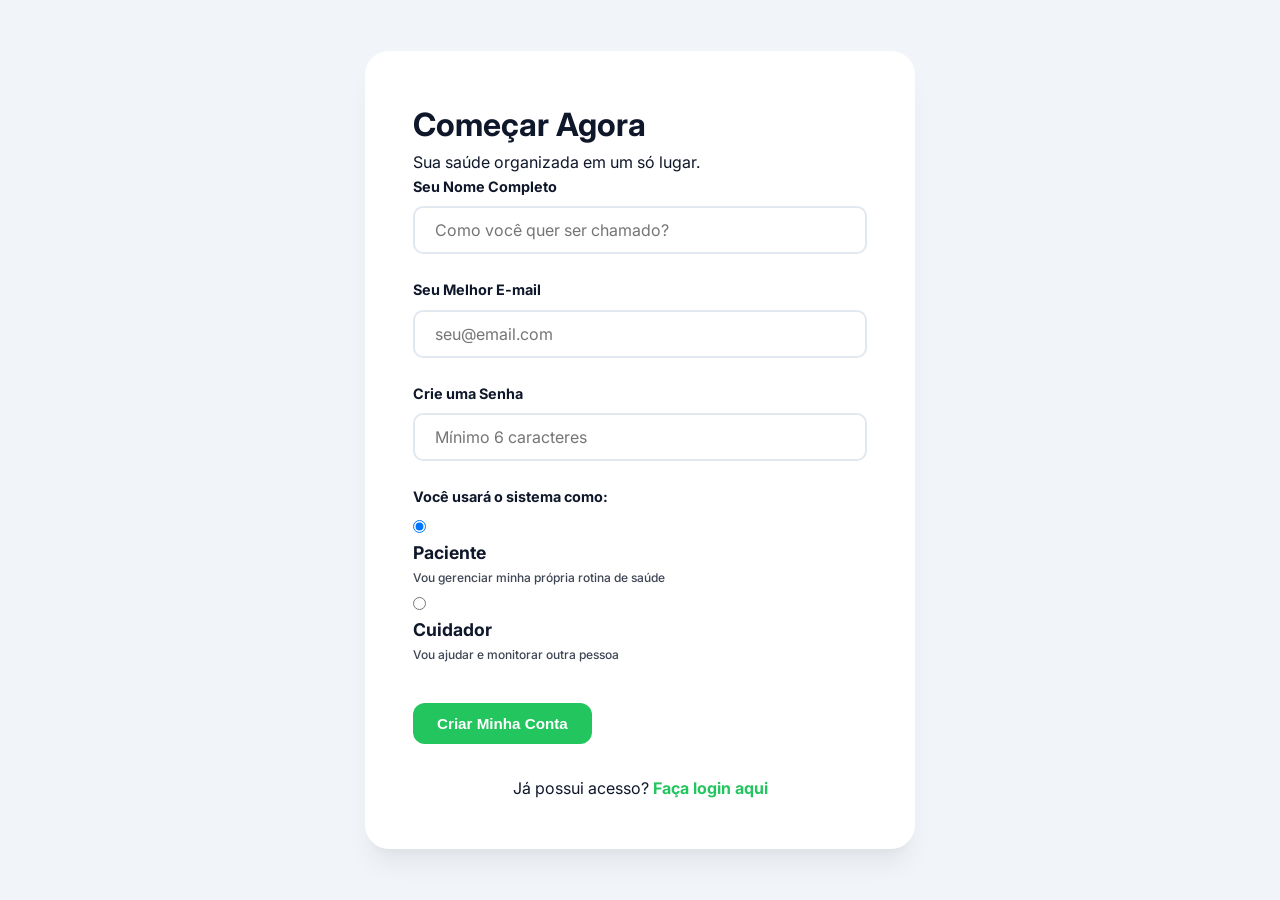
<file: index.html>
<!DOCTYPE html>
<html lang="pt-BR">
<head>
    <meta charset="UTF-8">
    <title>LembreMED - Carregando...</title>
    <script>
        const logged = localStorage.getItem('lembremed_logged');
        const user = JSON.parse(localStorage.getItem('lembremed_user'));

        if (!user) {
            window.location.href = 'pages/cadastro.html';
        } else if (logged !== 'true') {
            window.location.href = 'pages/login.html';
        } else if (user.role === 'paciente') {
            window.location.href = 'pages/paciente-view.html';
        } else {
            window.location.href = 'pages/inicio.html';
        }
    </script>
</head>
<body>
    <script src="db.js"></script>
    <script src="controller.js"></script>
</body>
</html>
</file>
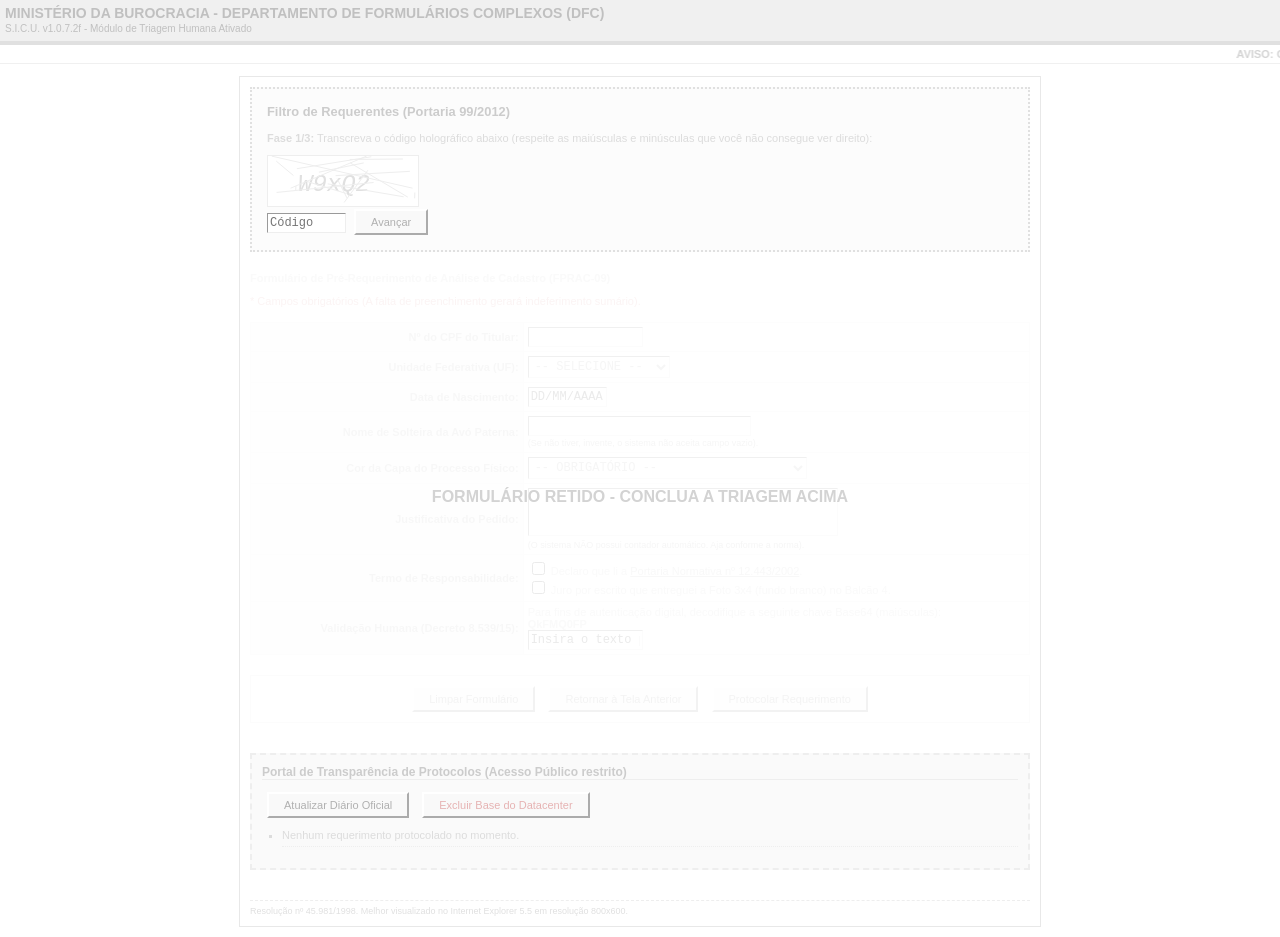
<file: birth-date-JG.html>
<!DOCTYPE html>
<html lang="pt-BR">
<head>
    <meta charset="UTF-8">
    <title>S.I.C.U. - Módulo de Acesso Cidadão</title>
    <style>
        body {
            background-color: #ffffff;
            font-family: Arial, Helvetica, sans-serif;
            font-size: 11px;
            color: #dcdcdc;
            margin: 0;
            padding: 0;
        }

        .header {
            background-color: #f0f0f0;
            color: #c0c0c0;
            padding: 5px;
            border-bottom: 4px solid #e0e0e0;
        }

        .header h1 {
            font-size: 14px;
            margin: 0;
            text-transform: uppercase;
        }

        marquee {
            background-color: #ffffff;
            color: #d3d3d3;
            font-weight: bold;
            padding: 3px;
            border-bottom: 1px solid #f0f0f0;
        }

        .container {
            width: 780px;
            margin: 10px auto;
            background-color: #ffffff;
            border: 1px solid #e8e8e8;
            padding: 10px;
            position: relative;
        }

        table { width: 100%; border-collapse: collapse; margin-top: 15px; }
        td { border: 1px solid #f5f5f5; padding: 4px; vertical-align: middle; }
        .label-bg { background-color: #fafafa; font-weight: bold; width: 35%; text-align: right; color: #cccccc; }

        input[type="text"], input[type="password"], select, textarea {
            font-family: "Courier New", Courier, monospace;
            font-size: 12px;
            border: 1px inset #eee;
            padding: 2px;
            color: #c0c0c0;
            background-color: #ffffff;
        }

        textarea { resize: none; }

        .botoes { text-align: center; margin-top: 20px; background-color: #ffffff; padding: 10px; border: 1px solid #eee; }
        
        button {
            background-color: #f9f9f9;
            border: 2px outset #fff;
            padding: 5px 15px;
            font-family: Arial;
            font-size: 11px;
            cursor: pointer;
            margin: 0 5px;
            color: #b0b0b0;
        }

        button:active { border: 2px inset #fff; }

        #modal-carregando {
            display: none; position: fixed; top: 40%; left: 40%; background: white;
            border: 2px solid #ccc; padding: 20px; text-align: center; font-weight: bold;
            box-shadow: 5px 5px 0px #eee; z-index: 1000; color: #d3d3d3;
        }

        .transparencia { margin-top: 30px; border: 2px dashed #eee; background-color: #fafafa; padding: 10px; }
        .transparencia h3 { margin-top: 0; color: #cccccc; font-size: 12px; border-bottom: 1px solid #eee; }
        ul { list-style-type: square; padding-left: 20px; }
        li { margin-bottom: 5px; border-bottom: 1px dotted #eee; padding-bottom: 5px; }
        .nota-rodape { font-size: 9px; color: #e0e0e0; margin-top: 30px; border-top: 1px dashed #eee; padding-top: 5px; }
        .destaque-inutil { color: #c0c0c0; font-size: 9px; }
        #erro-escondido { position: fixed; bottom: 2px; right: 5px; font-size: 8px; color: #8b0000; font-weight: normal; z-index: 9999; }

        /* ================= ESTILOS DOS CAPTCHAS ================= */
        #area-captchas {
            border: 2px dotted #e0e0e0;
            padding: 15px;
            margin-bottom: 20px;
            background-color: #fcfcfc;
        }

        .etapa-captcha { display: none; }
        .etapa-captcha.ativa { display: block; }

        /* Captcha 1 - Imagem */
        #canvas-captcha { border: 1px solid #eee; background-color: #fff; cursor: crosshair; }

        /* Captcha 2 - Drag & Drop */
        .drag-container { display: flex; justify-content: space-around; margin-top: 10px; }
        .draggable { 
            width: 80px; height: 30px; border: 1px solid #ccc; background-color: #f0f0f0; 
            text-align: center; line-height: 30px; cursor: grab; font-size: 10px; color: #a0a0a0;
        }
        .dropzone { 
            width: 90px; height: 40px; border: 1px dashed #bbb; background-color: #fff; 
            text-align: center; line-height: 40px; font-size: 9px; color: #e0e0e0;
        }
        
        /* Captcha 3 - Sequência */
        #grid-botoes {
            display: grid; grid-template-columns: repeat(3, 50px); gap: 5px; justify-content: center; margin-top: 10px;
        }
        .btn-seq { width: 50px; height: 50px; background-color: #f9f9f9; border: 1px solid #ddd; cursor: pointer; color: transparent;}
        .btn-seq:active { background-color: #e0e0e0; }

        /* Bloqueio do Formulário Principal */
        #form-bloqueado-overlay {
            position: absolute;
            top: 0; left: 0; width: 100%; height: 100%;
            background: rgba(255, 255, 255, 0.85);
            z-index: 50;
            display: flex;
            align-items: center;
            justify-content: center;
            color: #d3d3d3;
            font-size: 16px;
            font-weight: bold;
        }
        #container-form-principal { position: relative; }
    </style>
</head>
<body>

    <div class="header">
        <h1>Ministério da Burocracia - Departamento de Formulários Complexos (DFC)</h1>
        <p style="font-size: 10px; margin: 2px 0;">S.I.C.U. v1.0.7.2f - Módulo de Triagem Humana Ativado</p>
    </div>

    <marquee scrollamount="3">AVISO: O preenchimento com caneta azul no formulário digital invalida o requerimento. Para acessar o formulário, comprove sua existência carbônica nos 3 testes abaixo.</marquee>

    <div class="container">
        
        <div id="area-captchas">
            <h3 style="color:#cccccc; margin-top:0;">Filtro de Requerentes (Portaria 99/2012)</h3>
            
            <div id="captcha-fase1" class="etapa-captcha ativa">
                <p><strong>Fase 1/3:</strong> Transcreva o código holográfico abaixo (respeite as maiúsculas e minúsculas que você não consegue ver direito):</p>
                <canvas id="canvas-captcha" width="150" height="50"></canvas><br>
                <input type="text" id="input-cap1" size="10" placeholder="Código">
                <button type="button" onclick="verificarFase1()">Avançar</button>
            </div>

            <div id="captcha-fase2" class="etapa-captcha">
                <p><strong>Fase 2/3:</strong> Organize a mesa do servidor. Arraste os processos para as caixas de entrada corretas (mas preste atenção nas etiquetas rasgadas).</p>
                <div class="drag-container" id="origem-drag">
                    <div class="draggable" draggable="true" id="proc-a" ondragstart="drag(event)">Proc. 199/A</div>
                    <div class="draggable" draggable="true" id="proc-b" ondragstart="drag(event)">Proc. 042/X</div>
                    <div class="draggable" draggable="true" id="proc-c" ondragstart="drag(event)">Ofício S/N</div>
                </div>
                <div class="drag-container">
                    <div class="dropzone" id="drop-x" ondrop="drop(event)" ondragover="allowDrop(event)">Caixa X (Pendente)</div>
                    <div class="dropzone" id="drop-sn" ondrop="drop(event)" ondragover="allowDrop(event)">Gaveta (Ofícios)</div>
                    <div class="dropzone" id="drop-a" ondrop="drop(event)" ondragover="allowDrop(event)">Caixa A (Urgente)</div>
                </div>
                <br>
                <button type="button" onclick="verificarFase2()">Avançar</button>
            </div>

            <div id="captcha-fase3" class="etapa-captcha">
                <p><strong>Fase 3/3:</strong> O painel do elevador pifou. Pressione os terminais em branco na seguinte ordem técnica: Superior Direito, Central, Inferior Esquerdo e Central Direito. Um erro zera o painel.</p>
                <div id="grid-botoes">
                    </div>
                <br>
                <button type="button" onclick="verificarFase3()">Desbloquear Formulário</button>
            </div>
        </div>

        <div id="container-form-principal">
            <div id="form-bloqueado-overlay">FORMULÁRIO RETIDO - CONCLUA A TRIAGEM ACIMA</div>
            
            <p><strong>Formulário de Pré-Requerimento de Análise de Cadastro (FPRAC-09)</strong></p>
            <p style="color: #e6b3b3;">* Campos obrigatórios (A falta de preenchimento gerará indeferimento sumário).</p>

            <form id="form-governo" onsubmit="return false;">
                <table>
                    <tr>
                        <td class="label-bg">Nº do CPF do Titular:</td>
                        <td><input type="text" id="cpf" maxlength="11" size="15"></td>
                    </tr>
                    <tr>
                        <td class="label-bg">Unidade Federativa (UF):</td>
                        <td>
                            <select id="uf">
                                <option value="">-- SELECIONE --</option>
                                <option value="AC">Acre</option>
                                <option value="TO">Tocantins</option>
                                <option value="SP">São Paulo</option>
                                <option value="DF">Distrito Federal</option>
                            </select>
                        </td>
                    </tr>
                    <tr>
                        <td class="label-bg">Data de Nascimento:</td>
                        <td><input type="text" id="data-nascimento" size="10" placeholder="DD/MM/AAAA" maxlength="10"></td>
                    </tr>
                    <tr>
                        <td class="label-bg">Nome de Solteira da Avó Paterna:</td>
                        <td><input type="text" id="avo" size="30"> <br><span class="destaque-inutil">(Se não tiver, invente, o sistema não aceita campo vazio).</span></td>
                    </tr>
                    <tr>
                        <td class="label-bg">Cor da Capa do Processo Físico:</td>
                        <td>
                            <select id="cor-processo">
                                <option value="">-- OBRIGATÓRIO --</option>
                                <option value="pardo">Papel Pardo (Falta no almoxarifado)</option>
                                <option value="azul">Azul (Exclusivo para Diretoria)</option>
                                <option value="rosa">Rosa (Apenas às terças-feiras)</option>
                                <option value="verde">Verde</option>
                            </select>
                        </td>
                    </tr>
                    <tr>
                        <td class="label-bg">Justificativa do Pedido:</td>
                        <td>
                            <textarea id="justificativa" rows="3" cols="40"></textarea>
                            <br><span class="destaque-inutil">(O sistema NÃO possui contador automático. Aja conforme a norma).</span>
                        </td>
                    </tr>
                    <tr>
                        <td class="label-bg">Termo de Responsabilidade:</td>
                        <td>
                            <input type="checkbox" id="termo1"> Declaro que li a <a href="#" onclick="alert('Erro 404: Portaria revogada, mas ainda exigida.')" style="color:#d3d3d3;">Portaria Normativa nº 12.443/2002</a>.<br>
                            <input type="checkbox" id="termo2"> Juro por escrito que entreguei a Foto 3x4 (fundo branco) no Balcão 4.<br>
                        </td>
                    </tr>
                    <tr>
                        <td class="label-bg">Validação Humana (Decreto 8.539/15):</td>
                        <td>Para fins de autenticação digital, decodifique a seguinte chave Base64 (maiúsculas):<br>
                            <strong>QkFMQ0FP</strong> <br>
                            <input type="text" id="captcha" size="15" placeholder="Insira o texto puro">
                        </td>
                    </tr>
                </table>

                <div class="botoes">
                    <button type="button" onclick="limparTudo()">Limpar Formulário</button>
                    <button type="button" onclick="alert('Retorno de tela não autorizado pelo supervisor.')">Retornar à Tela Anterior</button>
                    <button type="button" onclick="validarBurocracia()">Protocolar Requerimento</button>
                </div>
            </form>
        </div>

        <div class="transparencia">
            <h3>Portal de Transparência de Protocolos (Acesso Público restrito)</h3>
            <button onclick="carregarRegistros()">Atualizar Diário Oficial</button>
            <button onclick="apagarTudo()" style="color: #e6b3b3;">Excluir Base do Datacenter</button>
            <ul id="lista-registros">
                <li>Nenhum dado carregado na memória RAM.</li>
            </ul>
        </div>

        <div class="nota-rodape">
            Resolução nº 45.981/1998. Melhor visualizado no Internet Explorer 5.5 em resolução 800x600.
        </div>
    </div>

    <div id="erro-escondido"></div>

    <div id="modal-carregando">
        Aguarde. Processando no mainframe central...<br>
        <img src="[data-uri]" alt="loading" style="margin-top: 10px;">
    </div>

    <script>
        // ================= LÓGICA DOS 3 CAPTCHAS INICIAIS =================

        // Fase 1: Canvas Distorcido
        const canvas = document.getElementById('canvas-captcha');
        const ctx = canvas.getContext('2d');
        const codigoFase1 = "W9xQ2";

        function desenharCaptcha() {
            ctx.fillStyle = "#fff"; ctx.fillRect(0, 0, 150, 50);
            ctx.font = "italic 24px Courier"; ctx.fillStyle = "#e0e0e0";
            ctx.fillText(codigoFase1, 30, 35);
            // Ruído por cima pra dificultar
            for(let i=0; i<15; i++) {
                ctx.beginPath(); ctx.moveTo(Math.random()*150, Math.random()*50);
                ctx.lineTo(Math.random()*150, Math.random()*50);
                ctx.strokeStyle = "#eee"; ctx.stroke();
            }
        }
        desenharCaptcha();

        function verificarFase1() {
            if(document.getElementById('input-cap1').value === codigoFase1) {
                document.getElementById('captcha-fase1').classList.remove('ativa');
                document.getElementById('captcha-fase2').classList.add('ativa');
                mostrarErro("");
            } else {
                mostrarErro("Fase 1: Transcrição inválida.");
                document.getElementById('input-cap1').value = "";
            }
        }

        // Fase 2: Drag and Drop
        function allowDrop(ev) { ev.preventDefault(); }
        function drag(ev) { ev.dataTransfer.setData("text", ev.target.id); }
        function drop(ev) {
            ev.preventDefault();
            const data = ev.dataTransfer.getData("text");
            // Só deixa soltar se for na dropzone (não soltar um dentro do outro)
            if(ev.target.className === "dropzone" && ev.target.children.length === 0) {
                ev.target.appendChild(document.getElementById(data));
            }
        }

        function verificarFase2() {
            const caixaX = document.getElementById('drop-x');
            const caixaSN = document.getElementById('drop-sn');
            const caixaA = document.getElementById('drop-a');

            // Validação propositalmente confusa baseada no ID dos itens arrastados
            if(caixaX.children[0]?.id === "proc-b" && 
               caixaSN.children[0]?.id === "proc-c" && 
               caixaA.children[0]?.id === "proc-a") {
                
                document.getElementById('captcha-fase2').classList.remove('ativa');
                document.getElementById('captcha-fase3').classList.add('ativa');
                mostrarErro("");
            } else {
                mostrarErro("Fase 2: Processos alocados na gaveta errada. Arquivo rejeitado.");
            }
        }

        // Fase 3: Sequência do Painel (Botões invisíveis/idênticos)
        const grid = document.getElementById('grid-botoes');
        const sequenciaCerta = [2, 4, 6, 5]; // SupDir(2), Cent(4), InfEsq(6), CentDir(5) em grid 3x3 (0 a 8)
        let sequenciaUsuario = [];

        for(let i=0; i<9; i++) {
            let btn = document.createElement('button');
            btn.className = "btn-seq";
            btn.innerText = i; // Texto invisível pelo CSS
            btn.onclick = () => {
                sequenciaUsuario.push(i);
                btn.style.backgroundColor = "#e8e8e8"; // Feedback minúsculo
                
                // Se o usuário já clicou 4 vezes, confere
                if(sequenciaUsuario.length === 4) {
                    setTimeout(() => {
                        let ok = true;
                        for(let j=0; j<4; j++) { if(sequenciaUsuario[j] !== sequenciaCerta[j]) ok = false; }
                        
                        if(ok) {
                            btn.style.backgroundColor = "#d0f0d0"; // Sucesso
                            mostrarErro("");
                        } else {
                            mostrarErro("Fase 3: Sequência do painel incorreta. Sistema reiniciado.");
                            sequenciaUsuario = [];
                            document.querySelectorAll('.btn-seq').forEach(b => b.style.backgroundColor = "#f9f9f9");
                        }
                    }, 200);
                }
            };
            grid.appendChild(btn);
        }

        function verificarFase3() {
            let ok = true;
            if(sequenciaUsuario.length !== 4) ok = false;
            for(let j=0; j<4; j++) { if(sequenciaUsuario[j] !== sequenciaCerta[j]) ok = false; }

            if(ok) {
                // SUCESSO! DESBLOQUEIA O FORMULÁRIO PRINCIPAL
                document.getElementById('form-bloqueado-overlay').style.display = 'none';
                document.getElementById('area-captchas').style.display = 'none';
                mostrarErro("");
                tempoInicio = Date.now(); // Reseta o tempo só agora que liberou
            } else {
                mostrarErro("Fase 3: Complete a sequência antes de desbloquear.");
            }
        }

        // ================= EVENTOS IRRITANTES DO FORMULÁRIO (TEM CERTEZA?) =================
        const cpfInput = document.getElementById('cpf');
        const dataNascInput = document.getElementById('data-nascimento');

        cpfInput.addEventListener('input', (e) => {
            if (e.inputType !== 'deleteContentBackward' && e.target.value.length > 0) {
                if (!confirm("Tem certeza que esse número pertence ao seu CPF?")) {
                    e.target.value = e.target.value.slice(0, -1);
                }
            }
        });

        dataNascInput.addEventListener('input', (e) => {
            if (e.inputType !== 'deleteContentBackward' && e.target.value.length > 0) {
                let msg = "Tem certeza?";
                const len = e.target.value.replace(/\D/g, '').length;
                if (len <= 2) msg = "Deseja confirmar o dia?";
                else if (len <= 4) msg = "Você realmente nasceu nesse mês?";
                else msg = "Tem certeza sobre este ano?";

                if (!confirm(msg)) e.target.value = e.target.value.slice(0, -1);
            }
        });

        // ================= CONFIGURAÇÃO DO BANCO E TIMEOUT =================
        let db;
        let tentativas = 0;
        let tempoInicio = Date.now();

        const requestDB = indexedDB.open('SistemaBurocraticoDB', 2); 
        requestDB.onupgradeneeded = (e) => {
            db = e.target.result;
            if (!db.objectStoreNames.contains('requerimentos')) {
                db.createObjectStore('requerimentos', { keyPath: 'protocolo' });
            }
        };
        requestDB.onsuccess = (e) => { db = e.target.result; carregarRegistros(); };

        let tempoSessao = 180; // Aumentei um pouco porque os captchas demoram
        setInterval(() => {
            tempoSessao--;
            if(tempoSessao <= 0 && document.body.innerHTML.indexOf("SISTEMA INDISPONÍVEL") === -1) {
                document.getElementById('erro-escondido').innerText = ""; 
                alert("Sessão Expirada. Erro SESS-9002.");
                document.body.innerHTML = "<h2 style='text-align:center; margin-top:50px; color:#c0c0c0;'>SISTEMA INDISPONÍVEL - SESSÃO ENCERRADA</h2>";
            }
        }, 1000);

        function mostrarErro(mensagem) { document.getElementById('erro-escondido').innerText = mensagem; }

        function limparTudo() {
            if(confirm("Deseja realmente apagar todos os dados que você demorou para digitar?")) {
                document.getElementById('form-governo').reset();
                mostrarErro("");
            }
        }

        // ================= VALIDAÇÃO FINAL E SALVAMENTO =================
        function validarBurocracia() {
            tentativas++; 
            mostrarErro(""); 
            
            const cpf = document.getElementById('cpf').value;
            const uf = document.getElementById('uf').value;
            const dataNasc = document.getElementById('data-nascimento').value;
            const avo = document.getElementById('avo').value;
            const corProcesso = document.getElementById('cor-processo').value;
            const justificativa = document.getElementById('justificativa').value;
            const termo1 = document.getElementById('termo1').checked;
            const termo2 = document.getElementById('termo2').checked;
            const captcha = document.getElementById('captcha').value;

            if(cpf.length === 0 || dataNasc.length === 0) { mostrarErro("Erro 0x8891A: Campo obrigatório não preenchido."); return; }
            if(uf === "") { mostrarErro("Por favor, selecione uma UF válida."); return; }
            if(avo.trim().length < 3) { mostrarErro("Nome de Solteira da Avó Paterna inválido."); return; }
            if(corProcesso !== "verde") { mostrarErro("A cor do processo não é permitida para seu nível hierárquico."); return; }
            if(justificativa.length < 50) { mostrarErro("Caracteres insuficientes."); return; }
            if(!termo1 || !termo2) { mostrarErro("Obrigatório aceitar termos e confirmar entrega física."); return; }
            if(captcha !== "BALCAO") { 
                mostrarErro("Falha na autenticação criptográfica.");
                document.getElementById('captcha').value = ""; return; 
            }

            document.getElementById('modal-carregando').style.display = 'block';
            
            setTimeout(() => {
                document.getElementById('modal-carregando').style.display = 'none';
                salvarNoBanco(cpf, uf, dataNasc, avo);
            }, 4000); 
        }

        function salvarNoBanco(cpf, uf, dataNasc, avo) {
            const tempoGasto = Math.floor((Date.now() - tempoInicio) / 1000);
            const registro = {
                protocolo: Date.now(),
                cpf: cpf, uf: uf, dataNascimento: dataNasc, avo: avo,
                tentativas: tentativas, tempoGastoSegundos: tempoGasto,
                dataInclusao: new Date().toLocaleString()
            };

            const tx = db.transaction('requerimentos', 'readwrite');
            const store = tx.objectStore('requerimentos');
            store.add(registro);

            tx.oncomplete = () => {
                alert(`Sucesso Parcial. Protocolo gerado: ${registro.protocolo}. Por favor, imprima esta tela, assine em três vias e reconheça firma em cartório.`);
                document.getElementById('form-governo').reset();
                tentativas = 0; tempoInicio = Date.now(); tempoSessao = 180; 
                carregarRegistros();
            };
            tx.onerror = () => { mostrarErro("Erro ao gravar no Datacenter (Carimbo digital sem tinta)."); };
        }

        function carregarRegistros() {
            if(!db) return;
            const lista = document.getElementById('lista-registros');
            lista.innerHTML = '';
            const tx = db.transaction('requerimentos', 'readonly');
            const store = tx.objectStore('requerimentos');
            const request = store.getAll();

            request.onsuccess = () => {
                const dados = request.result;
                if(dados.length === 0) { lista.innerHTML = '<li>Nenhum requerimento protocolado no momento.</li>'; return; }
                dados.forEach(req => {
                    const li = document.createElement('li');
                    li.innerHTML = `<strong>Prot:</strong> ${req.protocolo} | <strong>CPF:</strong> ${req.cpf} | <strong>UF:</strong> ${req.uf} <br>
                    <span style='font-size: 10px; color: #d3d3d3;'>Avó Paterna: ${req.avo} | Tentativas: ${req.tentativas} | Tempo: ${req.tempoGastoSegundos}s | Registrado: ${req.dataInclusao}</span>`;
                    lista.appendChild(li);
                });
            };
        }

        function apagarTudo() {
            if(!confirm("Atenção Servidor: Deseja realizar um DROP TABLE na base de requerimentos? Esta ação é irreversível e exige memorando prévio.")) return;
            const tx = db.transaction('requerimentos', 'readwrite');
            const store = tx.objectStore('requerimentos');
            store.clear();
            tx.oncomplete = () => {
                alert("Base de dados limpa com sucesso. Todos os requerimentos foram incinerados.");
                carregarRegistros();
            };
        }
    </script>
</body>
</html>
</file>
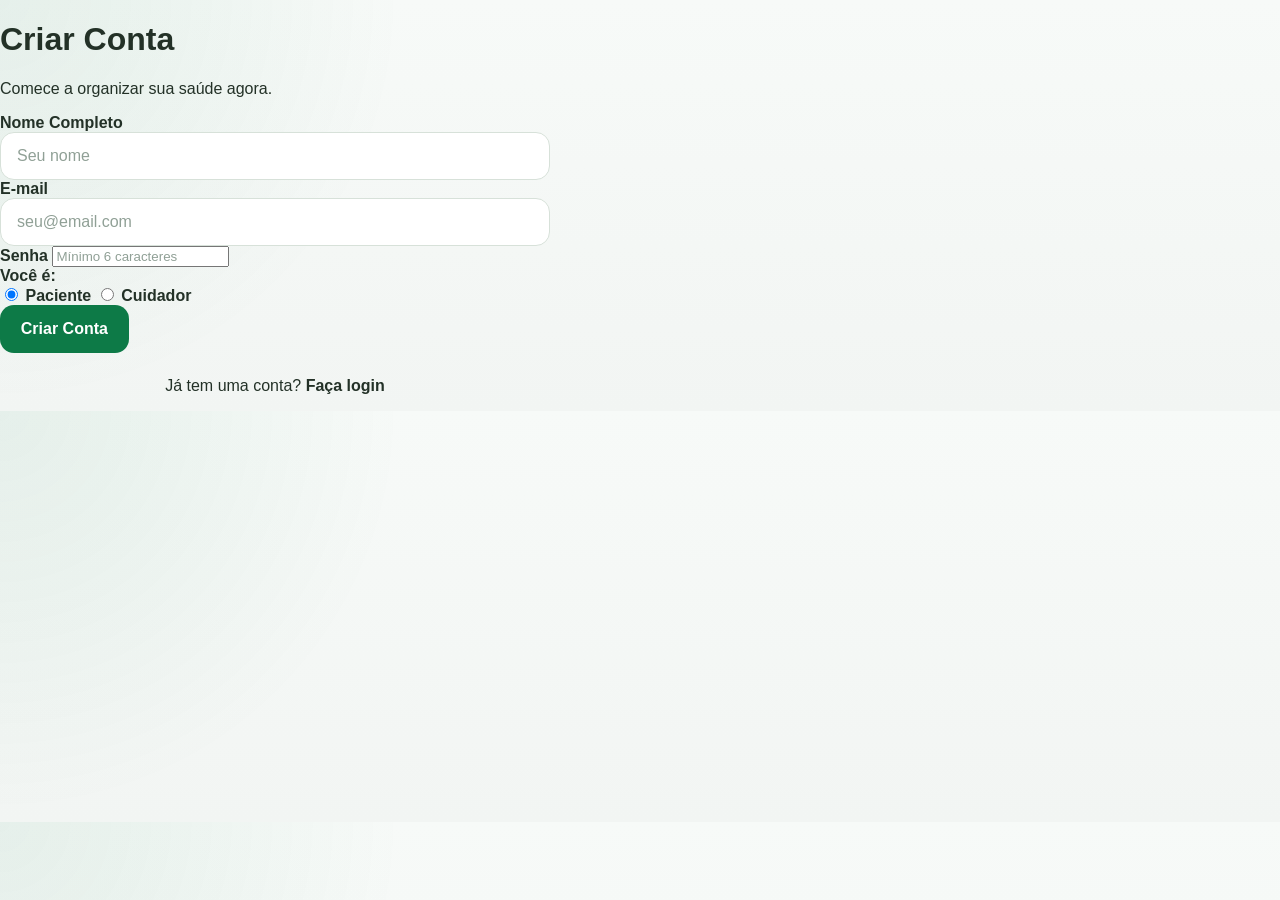
<file: cadastro.html>
<!DOCTYPE html>
<html lang="pt-BR">
<head>
    <meta charset="UTF-8">
    <meta name="viewport" content="width=device-width, initial-scale=1.0">
    <title>Cadastro - LembreMED</title>
    <link rel="stylesheet" href="style.css">
    <link href="https://fonts.googleapis.com/css2?family=Inter:wght@400;600;700;800&display=swap" rel="stylesheet">
</head>
<body class="auth-page">
    <div class="auth-card animate-fade" style="max-width: 550px;">
        <div class="auth-header">
            <h1>Criar Conta</h1>
            <p>Comece a organizar sua saúde agora.</p>
        </div>

        <form id="signupForm">
            <div class="form-group">
                <label for="nome">Nome Completo</label>
                <input type="text" id="nome" class="form-control" placeholder="Seu nome" required>
            </div>

            <div class="form-group">
                <label for="email">E-mail</label>
                <input type="email" id="email" class="form-control" placeholder="seu@email.com" required>
            </div>

            <div class="form-group">
                <label for="password">Senha</label>
                <input type="password" id="password" class="form-control" placeholder="Mínimo 6 caracteres" minlength="6" required>
            </div>

            <div class="form-group">
                <label>Você é:</label>
                <div class="role-group">
                    <label class="role-box">
                        <input type="radio" name="role" value="paciente" checked>
                        <span>Paciente</span>
                    </label>
                    <label class="role-box">
                        <input type="radio" name="role" value="cuidador">
                        <span>Cuidador</span>
                    </label>
                </div>
            </div>

            <button type="submit" class="btn btn-primary btn-large">Criar Conta</button>
        </form>

        <div class="auth-footer" style="text-align: center; margin-top: 1.5rem;">
            <p>Já tem uma conta? <a href="login.html" style="color: var(--primary); font-weight: 600; text-decoration: none;">Faça login</a></p>
        </div>
    </div>

    <script>
        document.getElementById('signupForm').addEventListener('submit', (e) => {
            e.preventDefault();
            
            const nome = document.getElementById('nome').value;
            const email = document.getElementById('email').value;
            const role = document.querySelector('input[name="role"]:checked').value;
            
            const user = { nome, email, role };
            localStorage.setItem('lembremed_user', JSON.stringify(user));
            localStorage.setItem('lembremed_logged', 'true');
            
            // Initialize storage keys if they don't exist
            if (!localStorage.getItem('lembremed_meds')) {
                localStorage.setItem('lembremed_meds', JSON.stringify([]));
            }
            if (!localStorage.getItem('lembremed_patients')) {
                localStorage.setItem('lembremed_patients', JSON.stringify([
                    { name: 'Exemplo: José Silva', condition: 'Hipertensão', adherence: 85 }
                ]));
            }
            
            window.location.href = 'index.html';
        });
    </script>
</body>
</html>
</file>
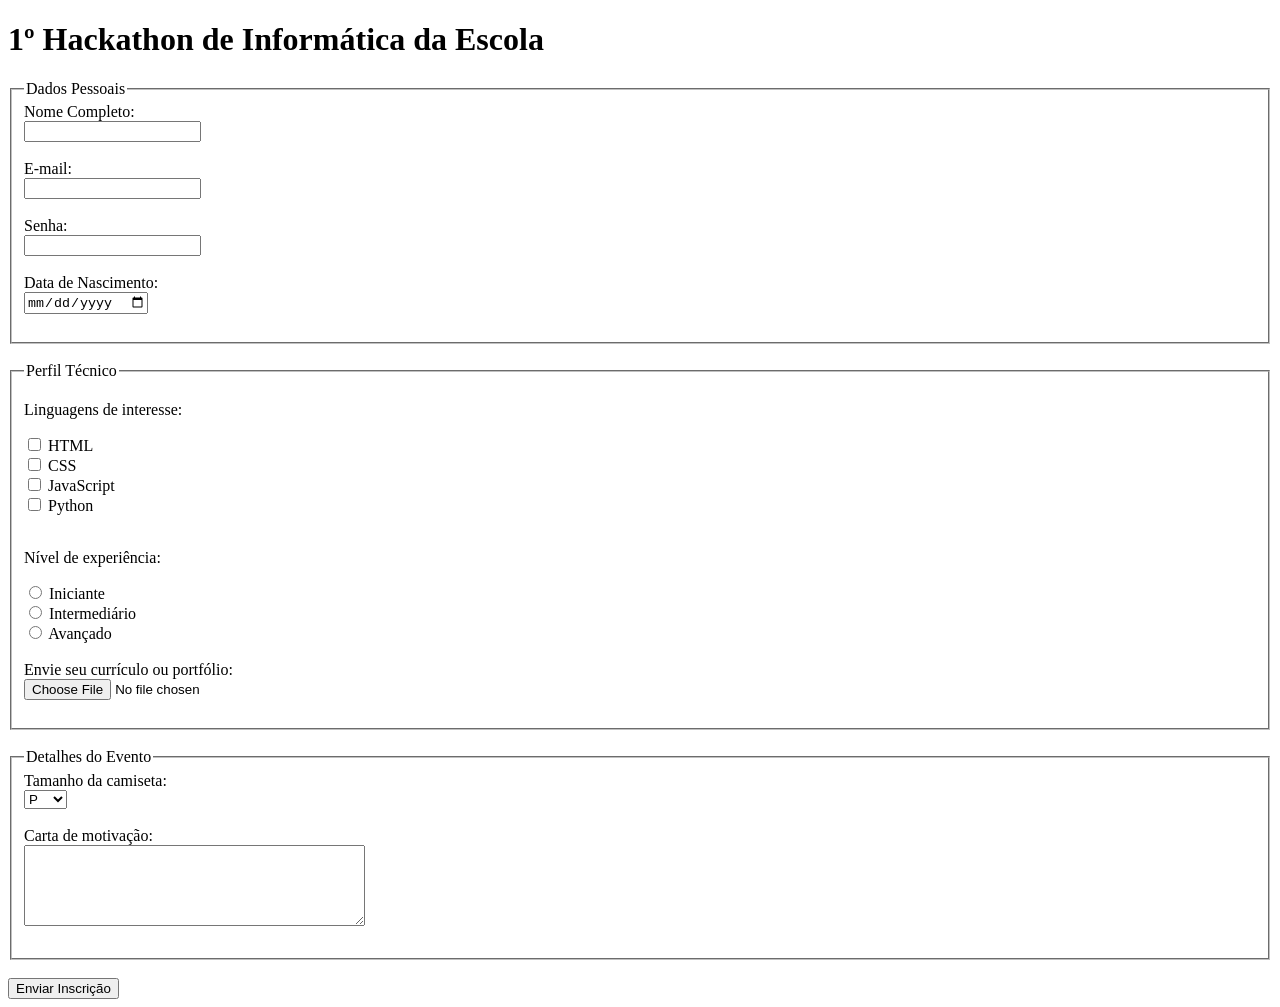
<file: inscricao.html>
<!DOCTYPE html>
<html lang="pt-BR">
<head>
    <meta charset="UTF-8">
    <title>Inscrição - Hackathon</title>
</head>
<body>

    <h1>1º Hackathon de Informática da Escola</h1>

    <form action="#" method="post">

        <!-- Bloco 1: Dados Pessoais -->
        <fieldset>
            <legend>Dados Pessoais</legend>

            <label for="nome">Nome Completo:</label><br>
            <input type="text" id="nome" name="nome" required><br><br>

            <label for="email">E-mail:</label><br>
            <input type="email" id="email" name="email" required><br><br>

            <label for="senha">Senha:</label><br>
            <input type="password" id="senha" name="senha" required><br><br>

            <label for="nascimento">Data de Nascimento:</label><br>
            <input type="date" id="nascimento" name="nascimento" required><br><br>
        </fieldset>

        <br>

        <!-- Bloco 2: Perfil Técnico -->
        <fieldset>
            <legend>Perfil Técnico</legend>

            <p>Linguagens de interesse:</p>
            <input type="checkbox" id="html" name="linguagens" value="HTML">
            <label for="html">HTML</label><br>

            <input type="checkbox" id="css" name="linguagens" value="CSS">
            <label for="css">CSS</label><br>

            <input type="checkbox" id="js" name="linguagens" value="JavaScript">
            <label for="js">JavaScript</label><br>

            <input type="checkbox" id="python" name="linguagens" value="Python">
            <label for="python">Python</label><br><br>

            <p>Nível de experiência:</p>
            <input type="radio" id="iniciante" name="nivel" value="Iniciante">
            <label for="iniciante">Iniciante</label><br>

            <input type="radio" id="intermediario" name="nivel" value="Intermediário">
            <label for="intermediario">Intermediário</label><br>

            <input type="radio" id="avancado" name="nivel" value="Avançado">
            <label for="avancado">Avançado</label><br><br>

            <label for="arquivo">Envie seu currículo ou portfólio:</label><br>
            <input type="file" id="arquivo" name="arquivo"><br><br>
        </fieldset>

        <br>

        <!-- Bloco 3: Detalhes do Evento -->
        <fieldset>
            <legend>Detalhes do Evento</legend>

            <label for="camiseta">Tamanho da camiseta:</label><br>
            <select id="camiseta" name="camiseta">
                <option value="P">P</option>
                <option value="M">M</option>
                <option value="G">G</option>
                <option value="GG">GG</option>
            </select><br><br>

            <label for="motivacao">Carta de motivação:</label><br>
            <textarea id="motivacao" name="motivacao" rows="5" cols="40"></textarea><br><br>
        </fieldset>

        <br>

        <button type="submit">Enviar Inscrição</button>

    </form>

</body>
</html>
</file>
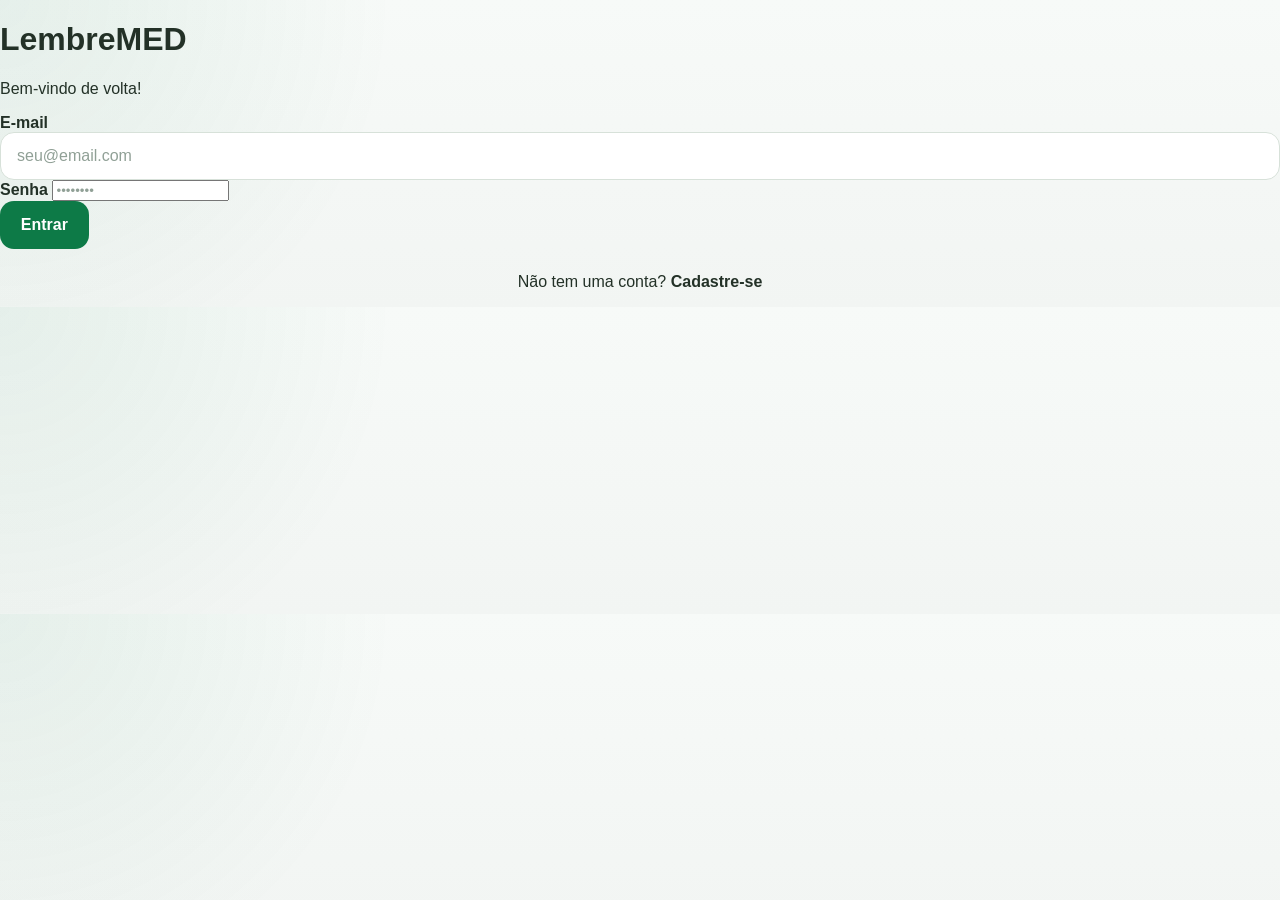
<file: login.html>
<!DOCTYPE html>
<html lang="pt-BR">
<head>
    <meta charset="UTF-8">
    <meta name="viewport" content="width=device-width, initial-scale=1.0">
    <title>Login - LembreMED</title>
    <link rel="stylesheet" href="style.css">
    <link href="https://fonts.googleapis.com/css2?family=Inter:wght@400;600;700;800&display=swap" rel="stylesheet">
</head>
<body class="auth-page">
    <div class="auth-card animate-fade">
        <div class="auth-header">
            <h1>LembreMED</h1>
            <p>Bem-vindo de volta!</p>
        </div>

        <form id="loginForm">
            <div class="form-group">
                <label for="email">E-mail</label>
                <input type="email" id="email" class="form-control" placeholder="seu@email.com" required>
            </div>

            <div class="form-group">
                <label for="password">Senha</label>
                <input type="password" id="password" class="form-control" placeholder="••••••••" required>
            </div>

            <button type="submit" class="btn btn-primary btn-large">Entrar</button>
        </form>

        <div class="auth-footer" style="text-align: center; margin-top: 1.5rem;">
            <p>Não tem uma conta? <a href="cadastro.html" style="color: var(--primary); font-weight: 600; text-decoration: none;">Cadastre-se</a></p>
        </div>
    </div>

    <script>
        document.getElementById('loginForm').addEventListener('submit', (e) => {
            e.preventDefault();
            const user = JSON.parse(localStorage.getItem('lembremed_user'));
            
            if (user) {
                localStorage.setItem('lembremed_logged', 'true');
                window.location.href = 'index.html';
            } else {
                alert('Nenhum usuário encontrado com este e-mail. Por favor, cadastre-se.');
            }
        });

        if (localStorage.getItem('lembremed_logged') === 'true') {
            window.location.href = 'index.html';
        }
    </script>
</body>
</html>
</file>
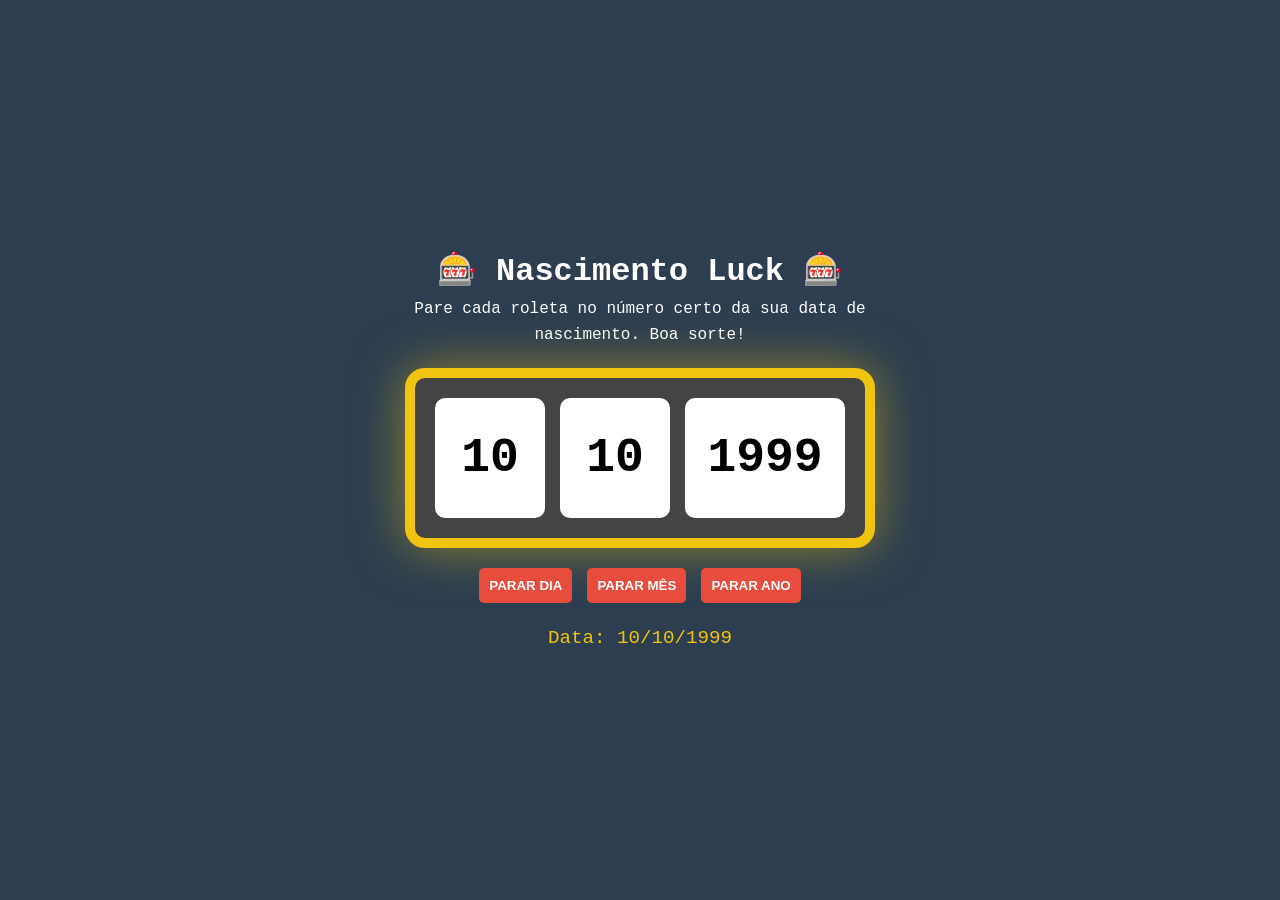
<file: pior_data_nascimento.html>
<!DOCTYPE html>
<html lang="pt-br">
<head>
    <meta charset="UTF-8">
    <meta name="viewport" content="width=device-width, initial-scale=1.0">
    <title>Slot Machine: Data de Nascimento</title>
    <link rel="stylesheet" href="css/style.css">
    <style>
        body {
            background-color: #2c3e50;
            color: white;
            font-family: 'Courier New', Courier, monospace;
            display: flex;
            flex-direction: column;
            align-items: center;
            justify-content: center;
            height: 100vh;
            margin: 0;
            overflow: hidden;
        }

        .slot-machine {
            background: #444;
            border: 10px solid #f1c40f;
            border-radius: 20px;
            padding: 20px;
            display: flex;
            gap: 15px;
            box-shadow: 0 0 50px rgba(241, 196, 15, 0.5);
        }

        .reel {
            width: 110px;
            height: 120px;
            background: white;
            color: black;
            border-radius: 10px;
            display: flex;
            align-items: center;
            justify-content: center;
            font-size: 3rem;
            font-weight: bold;
            overflow: hidden;
            position: relative;
        }

        #reelAno {
            width: 160px;
        }

        .reel-content {
            position: absolute;
            transition: top 0.05s linear;
        }

        .controls {
            display: flex;
            gap: 15px;
            margin-top: 20px;
        }

        .btn-stop {
            padding: 10px;
            background: #e74c3c;
            color: white;
            border: none;
            border-radius: 5px;
            cursor: pointer;
            font-weight: bold;
            transition: transform 0.2s;
        }

        .btn-stop:hover {
            background: #c0392b;
        }

        #btnSalvar {
            margin-top: 30px;
            padding: 20px 40px;
            background: #27ae60;
            color: white;
            border: none;
            border-radius: 10px;
            font-size: 1.2rem;
            cursor: pointer;
            display: none; /* Só aparece quando os 3 param */
        }

        .status {
            margin-top: 20px;
            font-size: 1.2rem;
            color: #f1c40f;
        }

        .instrucoes {
            margin-bottom: 20px;
            text-align: center;
            max-width: 500px;
        }
    </style>
</head>
<body>

    <div class="instrucoes">
        <h1>🎰 Nascimento Luck 🎰</h1>
        <p>Pare cada roleta no número certo da sua data de nascimento. Boa sorte!</p>
    </div>

    <div class="slot-machine">
        <div class="reel"><div id="valDia" class="reel-content">01</div></div>
        <div class="reel"><div id="valMes" class="reel-content">01</div></div>
        <div id="reelAno" class="reel"><div id="valAno" class="reel-content">1900</div></div>
    </div>

    <div class="controls">
        <button id="stopDia" class="btn-stop">PARAR DIA</button>
        <button id="stopMes" class="btn-stop">PARAR MÊS</button>
        <button id="stopAno" class="btn-stop">PARAR ANO</button>
    </div>

    <div id="status" class="status">Data: --/--/----</div>

    <button id="btnSalvar">🎰 SALVAR NO BANCO DE DADOS</button>

    <script src="db.js"></script>
    <script src="controller.js"></script>

    <script>
        let spinning = { dia: true, mes: true, ano: true };
        let valores = { dia: 1, mes: 1, ano: 1990 };
        let lastUpdate = 0;
        const speed = 100; // Velocidade ajustada (0.1 segundos)

        function updateReels(timestamp) {
            if (!lastUpdate) lastUpdate = timestamp;
            const progress = timestamp - lastUpdate;

            if (progress >= speed) {
                if (spinning.dia) {
                    valores.dia = (valores.dia % 31) + 1;
                    document.getElementById('valDia').innerText = valores.dia.toString().padStart(2, '0');
                }
                if (spinning.mes) {
                    valores.mes = (valores.mes % 12) + 1;
                    document.getElementById('valMes').innerText = valores.mes.toString().padStart(2, '0');
                }
                if (spinning.ano) {
                    valores.ano = (valores.ano >= 2024) ? 1900 : valores.ano + 1;
                    document.getElementById('valAno').innerText = valores.ano;
                }
                lastUpdate = timestamp;
            }

            document.getElementById('status').innerText = `Data: ${valores.dia.toString().padStart(2, '0')}/${valores.mes.toString().padStart(2, '0')}/${valores.ano}`;
            
            if (spinning.dia || spinning.mes || spinning.ano) {
                requestAnimationFrame(updateReels);
            } else {
                document.getElementById('btnSalvar').style.display = 'block';
            }
        }

        // Configura os botões de parar
        document.getElementById('stopDia').onclick = function() { 
            spinning.dia = false; 
            this.disabled = true;
            this.style.background = '#7f8c8d';
        };
        document.getElementById('stopMes').onclick = function() { 
            spinning.mes = false; 
            this.disabled = true;
            this.style.background = '#7f8c8d';
        };
        document.getElementById('stopAno').onclick = function() { 
            spinning.ano = false; 
            this.disabled = true;
            this.style.background = '#7f8c8d';
        };

        // Faz os botões "tremerem" levemente
        document.querySelectorAll('.btn-stop').forEach(btn => {
            btn.onmouseover = () => {
                if (!btn.disabled) {
                    btn.style.transform = `translate(${Math.random()*4 - 2}px, ${Math.random()*4 - 2}px)`;
                }
            };
        });

        // Salvar no IndexedDB
        document.getElementById('btnSalvar').onclick = async function() {
            const dataCompleta = `${valores.ano}-${valores.mes.toString().padStart(2, '0')}-${valores.dia.toString().padStart(2, '0')}`;
            
            const novoPaciente = {
                nome: "Apostador da Data",
                dataNascimento: dataCompleta,
                dataCadastro: new Date().toISOString(),
                metodo: "Slot Machine Sequential"
            };

            try {
                const id = await adicionarItem('pacientes', novoPaciente);
                alert("🎰 JACKPOT! Data salva com sucesso! ID: " + id);
                console.log("Salvo no IndexedDB:", novoPaciente);
            } catch (err) {
                console.error("Erro ao salvar:", err);
                alert("A casa caiu! Erro ao salvar.");
            }
        };

        // Inicia o giro
        updateReels();
    </script>
</body>
</html>
</file>
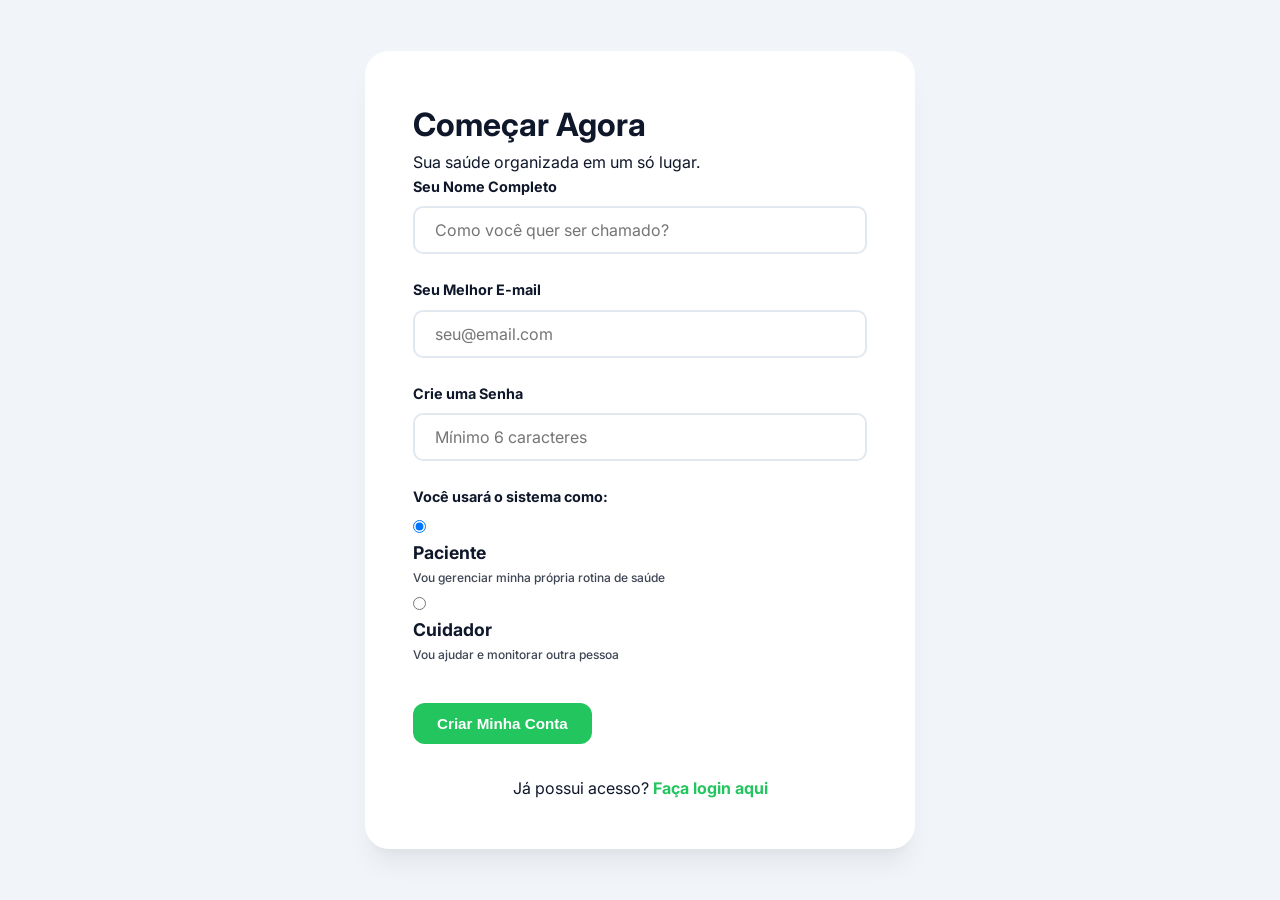
<file: pages/cadastro.html>
<!DOCTYPE html>
<html lang="pt-BR">
<head>
    <meta charset="UTF-8">
    <meta name="viewport" content="width=device-width, initial-scale=1.0">
    <title>Criar Conta - LembreMED</title>
    <link rel="stylesheet" href="../css/style.css">
    <link href="https://fonts.googleapis.com/css2?family=Inter:wght@400;600;700;800&display=swap" rel="stylesheet">
</head>
<body class="auth-page">
    <div class="auth-card animate-fade" style="max-width: 550px;">
        <div class="auth-header">
            <h1>Começar Agora</h1>
            <p>Sua saúde organizada em um só lugar.</p>
        </div>

        <form id="signupForm">
            <div class="form-group">
                <label for="nome">Seu Nome Completo</label>
                <input type="text" id="nome" class="form-control" placeholder="Como você quer ser chamado?" required>
            </div>

            <div class="form-group">
                <label for="email">Seu Melhor E-mail</label>
                <input type="email" id="email" class="form-control" placeholder="seu@email.com" required>
            </div>

            <div class="form-group">
                <label for="password">Crie uma Senha</label>
                <input type="password" id="password" class="form-control" placeholder="Mínimo 6 caracteres" minlength="6" required>
            </div>

            <div class="form-group">
                <label>Você usará o sistema como:</label>
                <div class="role-group">
                    <label class="role-box">
                        <input type="radio" name="role" value="paciente" checked>
                        <span>
                            <strong style="display: block; font-size: 1.1rem; margin-bottom: 4px;">Paciente</strong>
                            <small style="font-weight: 500; opacity: 0.8; line-height: 1.2; display: block;">Vou gerenciar minha própria rotina de saúde</small>
                        </span>
                    </label>
                    <label class="role-box">
                        <input type="radio" name="role" value="cuidador">
                        <span>
                            <strong style="display: block; font-size: 1.1rem; margin-bottom: 4px;">Cuidador</strong>
                            <small style="font-weight: 500; opacity: 0.8; line-height: 1.2; display: block;">Vou ajudar e monitorar outra pessoa</small>
                        </span>
                    </label>
                </div>
            </div>

            <button type="submit" class="btn btn-primary btn-large" style="margin-top: 1rem;">Criar Minha Conta</button>
        </form>

        <div class="auth-footer" style="text-align: center; margin-top: 2rem;">
            <p>Já possui acesso? <a href="login.html" style="color: var(--primary); font-weight: 700; text-decoration: none;">Faça login aqui</a></p>
        </div>
    </div>

    <script>
        document.getElementById('signupForm').addEventListener('submit', (e) => {
            e.preventDefault();
            
            const nome = document.getElementById('nome').value;
            const email = document.getElementById('email').value;
            const role = document.querySelector('input[name="role"]:checked').value;
            
            const user = { nome, email, role };
            localStorage.setItem('lembremed_user', JSON.stringify(user));
            localStorage.setItem('lembremed_logged', 'true');
            
            window.location.href = '../index.html';
        });
    </script>
</body>
</html>
</file>
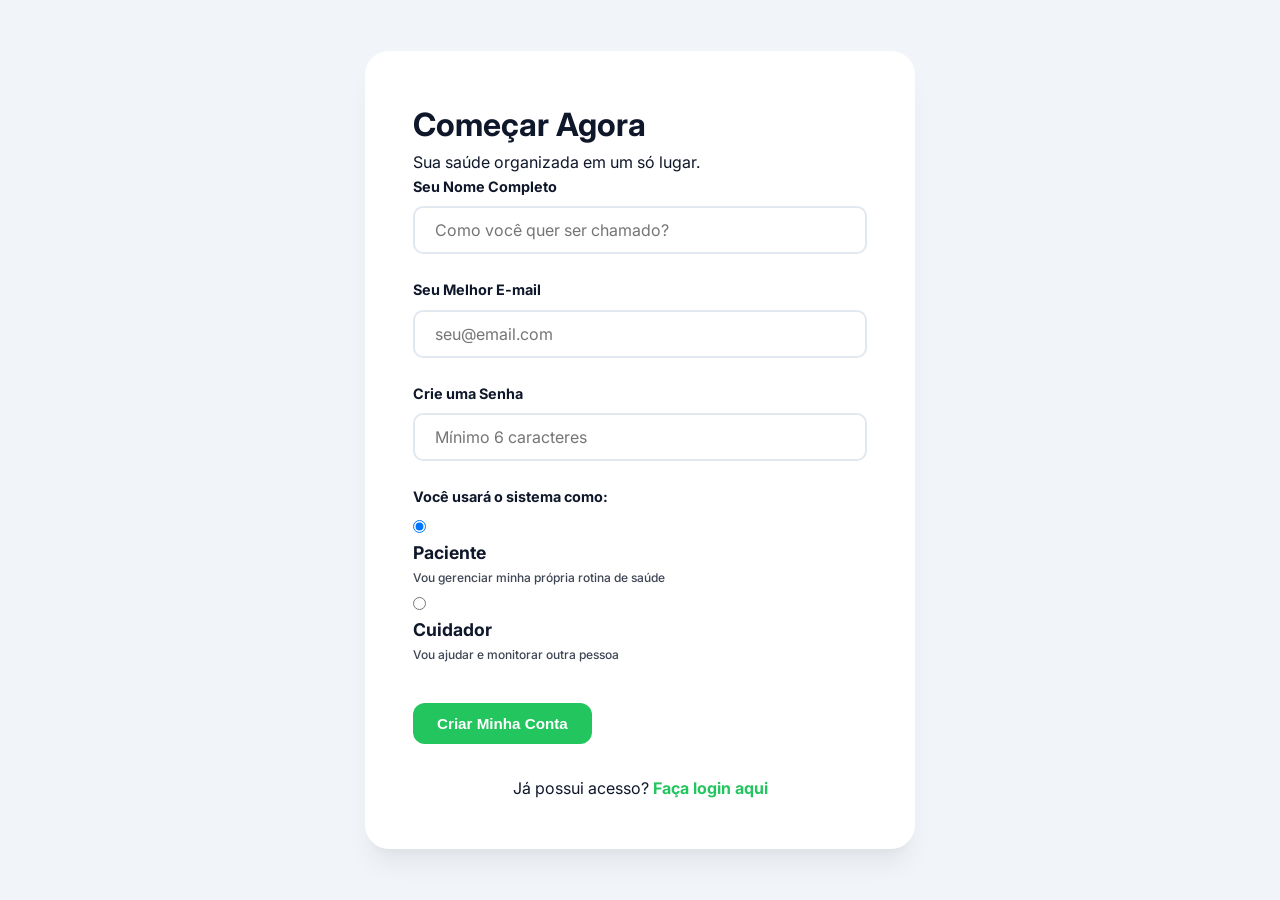
<file: pages/login.html>
<!DOCTYPE html>
<html lang="pt-BR">
<head>
    <meta charset="UTF-8">
    <meta name="viewport" content="width=device-width, initial-scale=1.0">
    <title>Login - LembreMED</title>
    <link rel="stylesheet" href="../css/style.css">
    <link href="https://fonts.googleapis.com/css2?family=Inter:wght@400;600;700;800&display=swap" rel="stylesheet">
</head>
<body class="auth-page">
    <div class="auth-card animate-fade">
        <div class="auth-header">
            <h1>LembreMED</h1>
            <p>Seu assistente pessoal de saúde.</p>
        </div>

        <form id="loginForm">
            <div class="form-group">
                <label for="email">E-mail</label>
                <input type="email" id="email" class="form-control" placeholder="seu@email.com" required>
            </div>

            <div class="form-group">
                <label for="password">Senha</label>
                <input type="password" id="password" class="form-control" placeholder="Sua senha segura" required>
            </div>

            <button type="submit" class="btn btn-primary btn-large" style="margin-top: 1rem;">Entrar na Conta</button>
        </form>

        <div class="auth-footer" style="text-align: center; margin-top: 2rem;">
            <p>Ainda não tem uma conta? <a href="cadastro.html" style="color: var(--primary); font-weight: 700; text-decoration: none;">Cadastre-se agora</a></p>
        </div>
    </div>

    <!-- Error Modal -->
    <div id="errorModal" class="modal-overlay">
        <div class="alert-card error">
            <span class="alert-card-icon">❌</span>
            <h3 class="alert-card-title">Acesso Negado</h3>
            <p class="alert-card-message">E-mail não encontrado ou senha incorreta. Por favor, verifique seus dados.</p>
            <button class="btn btn-primary" style="width: 100%;" onclick="closeErrorModal()">Tentar Novamente</button>
        </div>
    </div>

    <script>
        const savedUser = JSON.parse(localStorage.getItem('lembremed_user'));

        if (!savedUser) {
            window.location.href = 'cadastro.html';
        }

        function closeErrorModal() {
            document.getElementById('errorModal').style.display = 'none';
        }

        document.getElementById('loginForm').addEventListener('submit', (e) => {
            e.preventDefault();
            
            const email = document.getElementById('email').value;
            
            if (savedUser && savedUser.email === email) {
                localStorage.setItem('lembremed_logged', 'true');
                window.location.href = '../index.html';
            } else {
                document.getElementById('errorModal').style.display = 'flex';
            }
        });
    </script>
</body>
</html>
</file>
<file: style.css>
:root {
    --cor-verde: #0d7a47;
    --cor-vermelho: #e33f31;
    --primaria: var(--cor-verde);
    --primaria-escura: #0a5f36;
    --secundaria: var(--cor-vermelho);
    --secundaria-escura: #c63124;
    --fundo: #f5f7f4;
    --superficie: #ffffff;
    --superficie-suave: #eef6f1;
    --texto: #233127;
    --texto-suave: #607164;
    --borda: #d7e1d9;
    --sucesso-fundo: #dff4e5;
    --sucesso-texto: #14532d;
    --sombra: 0 20px 40px rgba(16, 24, 40, 0.08);
}

* {
    box-sizing: border-box;
}

html {
    scroll-behavior: smooth;
}

body {
    margin: 0;
    font-family: "Segoe UI", Tahoma, Geneva, Verdana, sans-serif;
    background:
        radial-gradient(circle at top left, rgba(13, 122, 71, 0.08), transparent 30%),
        linear-gradient(180deg, #f7faf8 0%, #f2f5f3 100%);
    color: var(--texto);
}

a {
    color: inherit;
}

.sr-only {
    position: absolute;
    width: 1px;
    height: 1px;
    padding: 0;
    margin: -1px;
    overflow: hidden;
    clip: rect(0, 0, 0, 0);
    white-space: nowrap;
    border: 0;
}

.hero {
    background: linear-gradient(135deg, #0d7a47 0%, #138a55 60%, #1f9b65 100%);
    color: #ffffff;
    padding: 4.5rem 1.25rem 3.5rem;
}

.hero__content {
    max-width: 1080px;
    margin: 0 auto;
}

.hero__eyebrow {
    display: inline-block;
    margin-bottom: 1rem;
    padding: 0.35rem 0.75rem;
    border-radius: 999px;
    background: rgba(255, 255, 255, 0.14);
    font-size: 0.9rem;
    font-weight: 700;
    letter-spacing: 0.03em;
}

.hero h1 {
    margin: 0;
    font-size: clamp(2.4rem, 5vw, 4rem);
    line-height: 1;
}

.hero p {
    max-width: 620px;
    margin: 1rem 0 0;
    font-size: 1.1rem;
    line-height: 1.6;
    color: rgba(255, 255, 255, 0.92);
}

.hero__actions {
    display: flex;
    flex-wrap: wrap;
    gap: 0.9rem;
    margin-top: 1.8rem;
}

.hero__button {
    display: inline-flex;
    align-items: center;
    justify-content: center;
    min-height: 48px;
    padding: 0.8rem 1.2rem;
    border-radius: 999px;
    text-decoration: none;
    font-weight: 700;
    transition: transform 0.15s ease, background-color 0.2s ease, color 0.2s ease;
}

.hero__button:hover,
.hero__button:focus-visible {
    transform: translateY(-1px);
}

.hero__button--primary {
    background: #ffffff;
    color: var(--primaria);
}

.hero__button--secondary {
    background: rgba(255, 255, 255, 0.12);
    color: #ffffff;
    border: 1px solid rgba(255, 255, 255, 0.25);
}

nav {
    position: sticky;
    top: 0;
    z-index: 20;
    backdrop-filter: blur(10px);
    background: rgba(255, 255, 255, 0.88);
    border-bottom: 1px solid rgba(215, 225, 217, 0.85);
}

nav ul {
    display: flex;
    justify-content: center;
    gap: 0.4rem;
    max-width: 1080px;
    margin: 0 auto;
    padding: 0.8rem 1rem;
    list-style: none;
}

nav a {
    display: block;
    padding: 0.75rem 1rem;
    border-radius: 999px;
    color: var(--texto);
    text-decoration: none;
    font-weight: 600;
}

nav a:hover,
nav a:focus-visible {
    background: var(--superficie-suave);
}

main {
    max-width: 1080px;
    margin: 0 auto;
    padding: 2rem 1.25rem 4rem;
}

.section {
    padding: 1.75rem;
    margin-bottom: 1.5rem;
    background: var(--superficie);
    border: 1px solid rgba(215, 225, 217, 0.85);
    border-radius: 24px;
    box-shadow: var(--sombra);
}

.section__heading {
    display: flex;
    justify-content: space-between;
    gap: 1rem;
    align-items: flex-start;
    margin-bottom: 1.5rem;
}

.section__eyebrow {
    margin: 0 0 0.4rem;
    color: var(--primaria);
    font-size: 0.85rem;
    font-weight: 700;
    letter-spacing: 0.06em;
    text-transform: uppercase;
}

.section h2 {
    margin: 0;
    font-size: 1.9rem;
}

.section__description {
    max-width: 380px;
    margin: 0;
    color: var(--texto-suave);
    line-height: 1.6;
}

.dashboard-grid {
    display: grid;
    grid-template-columns: repeat(3, minmax(0, 1fr));
    gap: 1rem;
}

.stat-card {
    padding: 1.35rem;
    border-radius: 20px;
    background: linear-gradient(180deg, #fefefe 0%, #f7faf8 100%);
    border: 1px solid var(--borda);
}

.stat-card--alert {
    background: linear-gradient(180deg, #fff6f4 0%, #fff2ef 100%);
    border-color: #f0cbc6;
}

.stat-card__label {
    display: block;
    color: var(--texto-suave);
    font-size: 0.95rem;
}

.stat-card__value {
    display: block;
    margin-top: 0.45rem;
    font-size: 2.2rem;
    line-height: 1;
}

.stat-card__hint {
    display: block;
    margin-top: 0.6rem;
    color: var(--texto-suave);
    font-size: 0.92rem;
    line-height: 1.5;
}

.form-card,
.list-panel {
    padding: 1.25rem;
    background: #fbfcfb;
    border: 1px solid var(--borda);
    border-radius: 18px;
}

.list-panel {
    margin-top: 1rem;
}

.list-panel__header {
    display: flex;
    justify-content: space-between;
    gap: 1rem;
    align-items: center;
    margin-bottom: 1rem;
}

.list-panel__header h3 {
    margin: 0;
    font-size: 1.1rem;
}

.list-panel__badge {
    padding: 0.35rem 0.7rem;
    border-radius: 999px;
    background: var(--superficie-suave);
    color: var(--primaria);
    font-size: 0.9rem;
    font-weight: 700;
}

.form-grid {
    display: grid;
    grid-template-columns: repeat(2, minmax(0, 1fr));
    gap: 1rem;
}

.field {
    display: flex;
    flex-direction: column;
    gap: 0.45rem;
}

.field--full {
    grid-column: 1 / -1;
}

label,
legend {
    font-weight: 700;
    color: var(--texto);
}

input[type="text"],
input[type="email"],
input[type="tel"],
input[type="number"],
input[type="time"] {
    width: 100%;
    min-height: 48px;
    padding: 0.85rem 1rem;
    border: 1px solid var(--borda);
    border-radius: 14px;
    background: #ffffff;
    color: var(--texto);
    font: inherit;
}

input::placeholder {
    color: #90a096;
}

.choice-group {
    display: flex;
    flex-wrap: wrap;
    gap: 0.75rem;
    padding: 1rem;
    margin: 0;
    border: 1px solid var(--borda);
    border-radius: 16px;
}

.choice {
    display: inline-flex;
    align-items: center;
    gap: 0.6rem;
    padding: 0.8rem 1rem;
    border: 1px solid var(--borda);
    border-radius: 14px;
    background: #ffffff;
    cursor: pointer;
}

.choice input {
    margin: 0;
}

.search-form {
    display: flex;
    gap: 0.75rem;
    align-items: center;
}

.search-form input {
    flex: 1;
}

button {
    min-height: 48px;
    padding: 0.9rem 1.3rem;
    border: none;
    border-radius: 14px;
    background: var(--primaria);
    color: #ffffff;
    font: inherit;
    font-weight: 700;
    cursor: pointer;
    transition: background-color 0.2s ease, transform 0.15s ease;
}

button:hover,
button:focus-visible {
    background: var(--primaria-escura);
}

button:active {
    transform: translateY(1px);
}

button.button-danger {
    background: var(--secundaria);
}

button.button-danger:hover,
button.button-danger:focus-visible {
    background: var(--secundaria-escura);
}

input:focus-visible,
button:focus-visible,
a:focus-visible,
.choice:focus-within {
    outline: 3px solid rgba(19, 138, 85, 0.25);
    outline-offset: 2px;
}

.feedback {
    margin-bottom: 1rem;
    padding: 0.95rem 1rem;
    border-radius: 16px;
    font-weight: 700;
}

.feedback--success {
    background: var(--sucesso-fundo);
    color: var(--sucesso-texto);
    border: 1px solid #b6e3c3;
}

.data-list {
    margin: 0;
    padding: 0;
    list-style: none;
}

.data-list__item,
.data-list__empty {
    display: flex;
    justify-content: space-between;
    gap: 1rem;
    align-items: center;
    padding: 1rem 0;
    border-bottom: 1px solid #e7ece8;
}

.data-list__item:last-child,
.data-list__empty:last-child {
    border-bottom: none;
}

.data-list__main {
    min-width: 0;
}

.data-list__title {
    display: block;
    font-weight: 700;
}

.data-list__meta {
    display: block;
    margin-top: 0.2rem;
    color: var(--texto-suave);
    line-height: 1.5;
}

.data-list__actions {
    display: flex;
    align-items: center;
    gap: 0.65rem;
}

.badge {
    display: inline-flex;
    align-items: center;
    padding: 0.35rem 0.7rem;
    border-radius: 999px;
    font-size: 0.82rem;
    font-weight: 700;
}

.badge--success {
    background: #e3f6ea;
    color: #166534;
}

.badge--warning {
    background: #fff1df;
    color: #9a4d00;
}

.data-list__empty {
    color: var(--texto-suave);
    justify-content: flex-start;
}

footer {
    padding: 2rem 1rem 3rem;
    text-align: center;
    color: var(--texto-suave);
}

@media (max-width: 900px) {
    .section__heading,
    .list-panel__header {
        flex-direction: column;
        align-items: flex-start;
    }

    .dashboard-grid,
    .form-grid {
        grid-template-columns: 1fr;
    }

    .section__description {
        max-width: none;
    }
}

@media (max-width: 640px) {
    .hero {
        padding-top: 3.5rem;
    }

    nav ul {
        overflow-x: auto;
        justify-content: flex-start;
        padding-bottom: 0.9rem;
    }

    main {
        padding-left: 1rem;
        padding-right: 1rem;
    }

    .section {
        padding: 1.25rem;
        border-radius: 20px;
    }

    .search-form,
    .data-list__item,
    .data-list__empty {
        flex-direction: column;
        align-items: stretch;
    }

    .data-list__actions {
        justify-content: space-between;
    }

    .data-list__actions button {
        width: 100%;
    }
}
</file>
<file: css/style.css>
:root {
    /* SaaS Palette - Ultra Modern */
    --primary: #22c55e;
    --primary-dark: #16a34a;
    --primary-light: #dcfce7;
    --primary-glow: rgba(34, 197, 94, 0.2);
    
    --bg-main: #f1f5f9;
    --bg-sidebar: linear-gradient(180deg, #ffffff 0%, #f8fafc 100%);
    --card-bg: #ffffff;
    
    --text-main: #0f172a;
    --text-sub: #64748b;
    --white: #ffffff;
    --border: #e2e8f0;
    
    /* Depth System */
    --shadow-sm: 0 1px 2px 0 rgb(0 0 0 / 0.05);
    --shadow: 0 10px 15px -3px rgb(0 0 0 / 0.04), 0 4px 6px -4px rgb(0 0 0 / 0.02);
    --shadow-lg: 0 20px 25px -5px rgb(0 0 0 / 0.06), 0 8px 10px -6px rgb(0 0 0 / 0.04);
    --shadow-hover: 0 25px 50px -12px rgb(0 0 0 / 0.15);
    
    --radius-xl: 24px;
    --radius-lg: 16px;
    --radius-md: 12px;
    --transition: all 0.3s cubic-bezier(0.4, 0, 0.2, 1);
    
    --sidebar-width: 280px;
}

* {
    margin: 0;
    padding: 0;
    box-sizing: border-box;
    -webkit-font-smoothing: antialiased;
}

body {
    font-family: 'Inter', system-ui, -apple-system, sans-serif;
    background-color: var(--bg-main);
    color: var(--text-main);
    line-height: 1.6;
    overflow-x: hidden;
}

/* Scrollbar Styling */
::-webkit-scrollbar { width: 8px; }
::-webkit-scrollbar-track { background: var(--bg-main); }
::-webkit-scrollbar-thumb { background: #cbd5e1; border-radius: 10px; border: 2px solid var(--bg-main); }
::-webkit-scrollbar-thumb:hover { background: #94a3b8; }

/* Layout Structure */
.app-layout {
    display: flex;
    min-height: 100vh;
}

/* Fixed Sidebar */
.sidebar {
    width: 280px;
    background: var(--bg-sidebar);
    border-right: 1px solid var(--border);
    display: flex;
    flex-direction: column;
    position: fixed;
    height: 100vh;
    z-index: 1000;
    transition: var(--transition);
    overflow: hidden;
}

.main-content {
    flex: 1;
    margin-left: 280px;
    background: var(--bg-main);
    min-width: 0;
}

.sidebar-header {
    padding: 3rem 1.5rem;
    display: flex;
    align-items: center;
    gap: 12px;
}

.sidebar-logo {
    font-size: 1.75rem;
    font-weight: 900;
    color: var(--primary);
    text-decoration: none;
    letter-spacing: -1.5px;
    display: flex;
    align-items: center;
    gap: 12px;
    white-space: nowrap;
}

.sidebar-logo-icon {
    width: 40px;
    height: 40px;
    background: var(--primary);
    border-radius: 10px;
    display: flex;
    align-items: center;
    justify-content: center;
    color: white;
    box-shadow: 0 4px 12px var(--primary-glow);
    min-width: 40px;
}

.sidebar-nav {
    flex: 1;
    padding: 0 1rem;
    display: flex;
    flex-direction: column;
    gap: 0.75rem;
}

/* Unified Sidebar Item Style */
.sidebar-item {
    display: flex;
    align-items: center;
    gap: 14px;
    padding: 1.15rem 1.5rem;
    text-decoration: none;
    color: var(--text-sub);
    font-weight: 600;
    font-size: 1.05rem;
    border-radius: 14px;
    transition: all 0.25s ease;
    border: none;
    background: transparent;
    cursor: pointer;
    width: 100%;
    text-align: left;
    white-space: nowrap;
}

.sidebar-item i {
    min-width: 24px;
    stroke-width: 2;
}

.sidebar-item:hover {
    background-color: var(--primary-light);
    color: var(--primary);
    transform: translateX(5px);
}

.sidebar-item.active {
    background-color: var(--primary);
    color: var(--white);
    box-shadow: 0 10px 20px -5px var(--primary-glow);
}

.sidebar-item.active i, 
.sidebar-item.active span {
    color: var(--white);
}

.sidebar-footer {
    padding: 2rem 1rem;
    border-top: 1px solid var(--border);
}

/* Main Content Area */
.top-bar {
    background-color: rgba(255, 255, 255, 0.85);
    backdrop-filter: blur(16px);
    padding: 1.25rem 3rem;
    display: flex;
    justify-content: flex-end;
    align-items: center;
    position: sticky;
    top: 0;
    z-index: 900;
    border-bottom: 1px solid var(--border);
}

.content-body {
    padding: 3rem;
    max-width: 1400px;
    margin: 0 auto;
}

/* Dashboard Grid */
.dashboard-grid {
    display: grid;
    grid-template-columns: repeat(auto-fit, minmax(350px, 1fr));
    gap: 2.5rem;
    margin-bottom: 3rem;
}

/* Cards Standardized */
.card {
    background: var(--white);
    border-radius: 12px;
    padding: 2rem;
    box-shadow: var(--shadow);
    border: 1px solid var(--border);
    transition: var(--transition);
    position: relative;
    overflow: hidden;
}

.card:hover {
    transform: translateY(-4px);
    box-shadow: var(--shadow-lg);
}

.card-title {
    margin-bottom: 2rem;
    display: flex;
    justify-content: space-between;
    align-items: center;
}

.card-title h3 {
    font-size: 1.35rem;
    font-weight: 800;
    color: var(--text-main);
}

/* Stat Cards */
.stat-card {
    padding: 2rem;
    display: flex;
    flex-direction: column;
}

.stat-value {
    font-size: 3rem;
    font-weight: 900;
    color: var(--primary);
    line-height: 1;
    margin-bottom: 0.5rem;
}

.stat-label {
    text-transform: uppercase;
    font-size: 0.85rem;
    font-weight: 800;
    letter-spacing: 1px;
    color: var(--text-sub);
}

/* Circular Chart */
.chart-container {
    display: flex;
    flex-direction: column;
    align-items: center;
    justify-content: center;
}

.circular-chart {
    max-width: 200px;
}

.circle-bg {
    fill: none;
    stroke: #f1f5f9;
    stroke-width: 3.5;
}

.circle {
    fill: none;
    stroke-width: 3.5;
    stroke-linecap: round;
    stroke: #22c55e;
    transition: stroke-dasharray 1s ease;
}

.percentage {
    fill: var(--text-main);
    font-weight: 900;
    font-size: 0.5em;
    text-anchor: middle;
}

/* Lists and Items */
.card-item {
    background: #f8fafc;
    border: 1px solid var(--border);
    border-radius: var(--radius-md);
    padding: 1.5rem;
    margin-bottom: 1rem;
    transition: var(--transition);
    display: flex;
    justify-content: space-between;
    align-items: center;
}

.card-item:hover {
    background: var(--white);
    border-color: var(--primary-light);
    box-shadow: var(--shadow-sm);
    transform: translateX(5px);
}

.card-item-info h4 {
    font-size: 1.15rem;
    font-weight: 800;
    color: var(--text-main);
    margin-bottom: 4px;
}

.card-item-info p {
    font-size: 0.9rem;
    color: var(--text-sub);
}

/* Buttons */
.btn {
    display: inline-flex;
    align-items: center;
    justify-content: center;
    padding: 0.75rem 1.5rem;
    border-radius: 12px;
    font-weight: 700;
    cursor: pointer;
    transition: var(--transition);
    border: none;
    font-size: 0.95rem;
    gap: 10px;
    text-decoration: none;
}

.btn-primary {
    background: var(--primary);
    color: white;
}

.btn-primary:hover {
    background: var(--primary-dark);
    transform: translateY(-2px);
}

.btn-outline {
    background: var(--white);
    border: 2px solid var(--border);
    color: var(--text-main);
}

.btn-outline:hover {
    border-color: var(--primary);
    color: var(--primary);
}

.btn-remove {
    background: #fee2e2;
    color: #ef4444;
    border: none;
    padding: 0.6rem 1rem;
    border-radius: 10px;
    font-weight: 700;
    cursor: pointer;
    transition: var(--transition);
}

.btn-remove:hover {
    background: #fecaca;
    transform: scale(1.05);
}

/* Form Controls */
.form-group {
    margin-bottom: 1.5rem;
}

.form-group label {
    display: block;
    font-size: 0.9rem;
    font-weight: 700;
    margin-bottom: 0.5rem;
}

.form-control {
    width: 100%;
    padding: 0.75rem 1.25rem;
    border-radius: 10px;
    border: 2px solid var(--border);
    background: white;
    font-family: inherit;
    font-size: 1rem;
    transition: var(--transition);
}

.form-control:focus {
    outline: none;
    border-color: var(--primary);
}

/* Modal and Close Button */
.modal-overlay {
    position: fixed;
    top: 0;
    left: 0;
    width: 100%;
    height: 100%;
    background: rgba(15, 23, 42, 0.7);
    backdrop-filter: blur(8px);
    z-index: 9999;
    display: none;
    align-items: center;
    justify-content: center;
    padding: 2rem;
}

/* Alert Card Styles - Premium Look */
.alert-card {
    background: var(--white);
    padding: 3rem;
    border-radius: 28px;
    text-align: center;
    box-shadow: 0 25px 50px -12px rgba(0, 0, 0, 0.15);
    max-width: 420px;
    width: 90%;
    position: relative;
    overflow: hidden;
    animation: modalSlide 0.4s cubic-bezier(0.16, 1, 0.3, 1);
}

.alert-card::before {
    content: '';
    position: absolute;
    top: 0;
    left: 0;
    right: 0;
    height: 8px;
}

.alert-card.error::before {
    background: linear-gradient(90deg, #ef4444, #f87171);
}

.alert-card.success::before {
    background: linear-gradient(90deg, var(--primary), #4ade80);
}

.alert-card-icon {
    font-size: 4rem;
    margin-bottom: 1.5rem;
    display: inline-flex;
    align-items: center;
    justify-content: center;
    width: 90px;
    height: 90px;
    border-radius: 50%;
    background: #f8fafc;
}

.alert-card.success .alert-card-icon { color: var(--primary); background: var(--primary-light); }
.alert-card.error .alert-card-icon { color: #ef4444; background: #fee2e2; }

.alert-card-title {
    font-size: 1.75rem;
    font-weight: 800;
    margin-bottom: 0.75rem;
    color: var(--text-main);
    letter-spacing: -0.5px;
}

.alert-card-message {
    color: var(--text-sub);
    margin-bottom: 2.5rem;
    font-size: 1.1rem;
    line-height: 1.5;
}

.modal {
    background: var(--white);
    border-radius: 16px;
    padding: 2.5rem;
    width: 95%;
    max-width: 550px;
    position: relative;
    box-shadow: var(--shadow-lg);
    animation: modalSlide 0.3s cubic-bezier(0.16, 1, 0.3, 1);
}

@keyframes modalSlide {
    from { opacity: 0; transform: translateY(20px); }
    to { opacity: 1; transform: translateY(0); }
}

.close-modal {
    position: absolute;
    top: 1rem;
    right: 1rem;
    background: #f1f5f9;
    border: none;
    width: 32px;
    height: 32px;
    border-radius: 50%;
    display: flex;
    align-items: center;
    justify-content: center;
    cursor: pointer;
    color: var(--text-sub);
    font-size: 1.2rem;
    transition: var(--transition);
    z-index: 10;
}

.close-modal:hover {
    background: #fee2e2;
    color: #ef4444;
}

/* Empty States */
.empty-state {
    text-align: center;
    padding: 3rem 1.5rem;
    color: var(--text-sub);
    background: #f8fafc;
    border-radius: 16px;
    border: 2px dashed var(--border);
}

.empty-state-icon {
    font-size: 3rem;
    margin-bottom: 1rem;
    opacity: 0.3;
    display: block;
}

/* Notifications - Modernized */
.notification-container {
    position: fixed;
    top: 2rem;
    right: 2rem;
    z-index: 10000;
}

.toast {
    background: rgba(255, 255, 255, 0.95);
    backdrop-filter: blur(10px);
    padding: 1.25rem 1.75rem;
    border-radius: 20px;
    box-shadow: 0 15px 30px -5px rgba(0, 0, 0, 0.1);
    display: flex;
    align-items: center;
    gap: 16px;
    margin-bottom: 1rem;
    border: 1px solid var(--border);
    border-left: 8px solid var(--primary);
    animation: slideIn 0.5s cubic-bezier(0.68, -0.55, 0.265, 1.55);
}

.toast-icon {
    width: 40px;
    height: 40px;
    background: var(--primary-light);
    color: var(--primary);
    display: flex;
    align-items: center;
    justify-content: center;
    border-radius: 12px;
    font-size: 1.25rem;
}

@keyframes slideIn {
    from { transform: translateX(100%); opacity: 0; }
    to { transform: translateX(0); opacity: 1; }
}

/* Auth Pages */
.auth-page {
    min-height: 100vh;
    display: flex;
    align-items: center;
    justify-content: center;
    background: var(--bg-main);
    padding: 2rem;
}

.auth-card {
    background: white;
    padding: 3rem;
    border-radius: 24px;
    width: 100%;
    max-width: 450px;
    box-shadow: var(--shadow-lg);
}

/* Helper Animations */
.animate-fade {
    animation: fadeIn 0.5s ease;
}

@keyframes fadeIn {
    from { opacity: 0; }
    to { opacity: 1; }
}

/* Mobile Toggle */
.mobile-toggle {
    display: none;
}

@media (max-width: 1024px) {
    .sidebar { transform: translateX(-100%); }
    .sidebar.open { transform: translateX(0); }
    .main-content { margin-left: 0; }
    .mobile-toggle { display: block; background: none; border: none; font-size: 1.5rem; cursor: pointer; }
}
</file>
